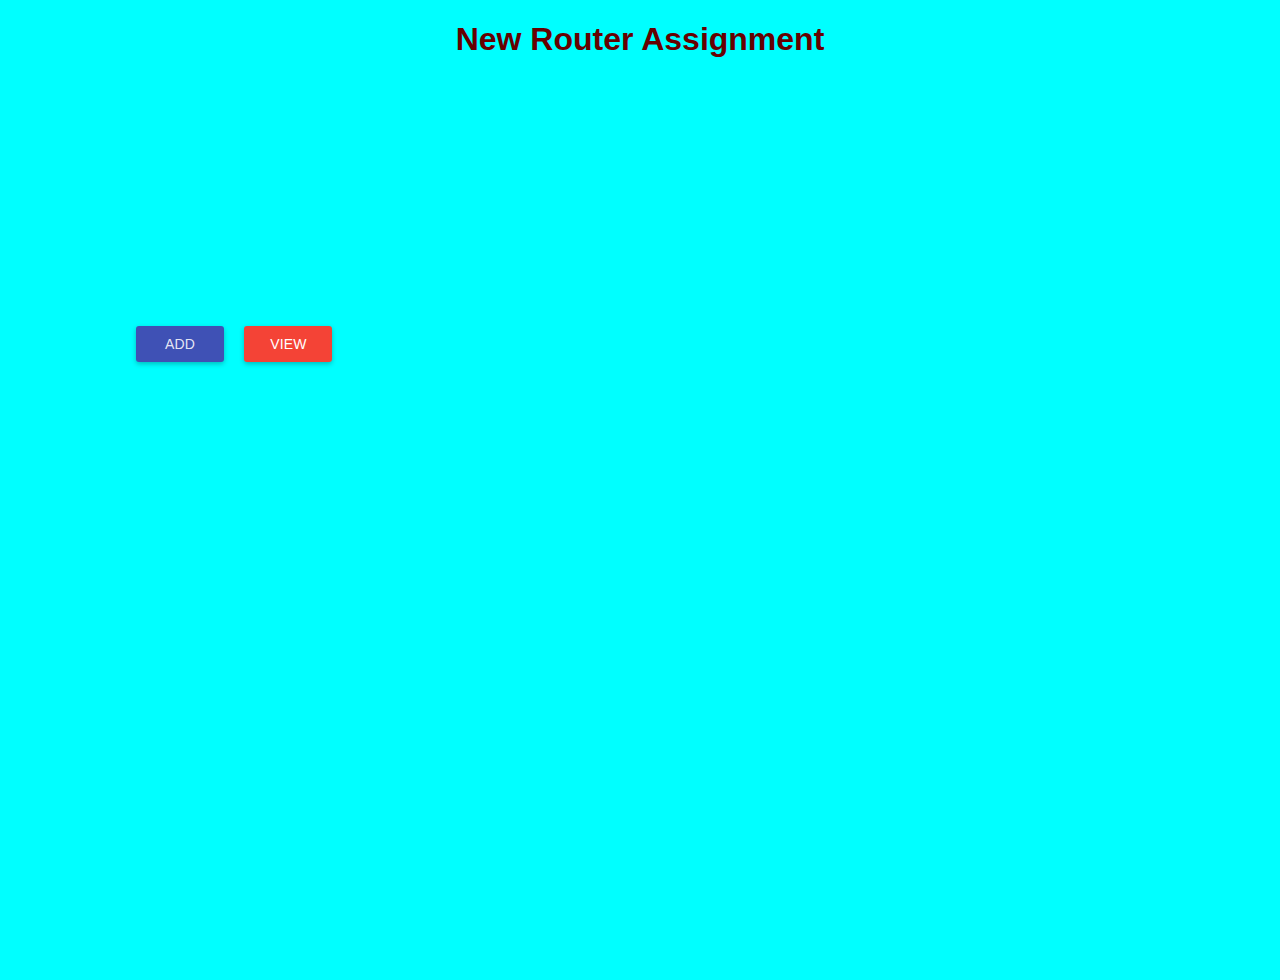
<file: newRouterDemo/index.html>
<!DOCTYPE html>
<html>
<head lang="en">
    <meta charset="UTF-8">
    <title>New Router Demo</title>

    <link rel="stylesheet" href="./bower_components/angular-material/angular-material.css">
    <link rel="stylesheet" href="../style.css">
    <script src="bower_components/angular/angular.js"></script>
    <!--<script src="node_modules/angular-new-router/dist/router.es5.min.js"></script>-->

    <script src="./bower_components/angular-aria/angular-aria.js"></script>
    <script src="./bower_components/angular-animate/angular-animate.js"></script>
    <script src="./bower_components/angular-material/angular-material.js"></script>
    <script src="bower_components/firebase/firebase.js"></script>
    <script src="bower_components/angularfire/dist/angularfire.js"></script>

    <script src="node_modules/angular-new-router/dist/router.es5.min.js"></script>
    <script src="app.js"></script>
    <script src="components/add/add.js"></script>
    <script src="components/view/view.js"></script>
    <script src="components/edit/edit.js"></script>
</head>
<body ng-app="app" ng-controller="AppController as app">
<h1>New Router Assignment</h1>
<div layout="row" style="height: 100%">
    <div flex="10"></div>
    <div flex="65">
        <div layout="column" style="height: 800px;">
            <div flex="30" ></div>
            <div flex="80" >
                <md-button class="md-raised md-primary" ng-click="app.goToAdd()">Add</md-button>
                <md-button class="md-raised md-warn" ng-click="app.goToView()">View</md-button>
                <div ng-viewport></div>
            </div>
        </div>
    </div>
    <div flex="25"></div>
</div>

</body>
</html>
</file>
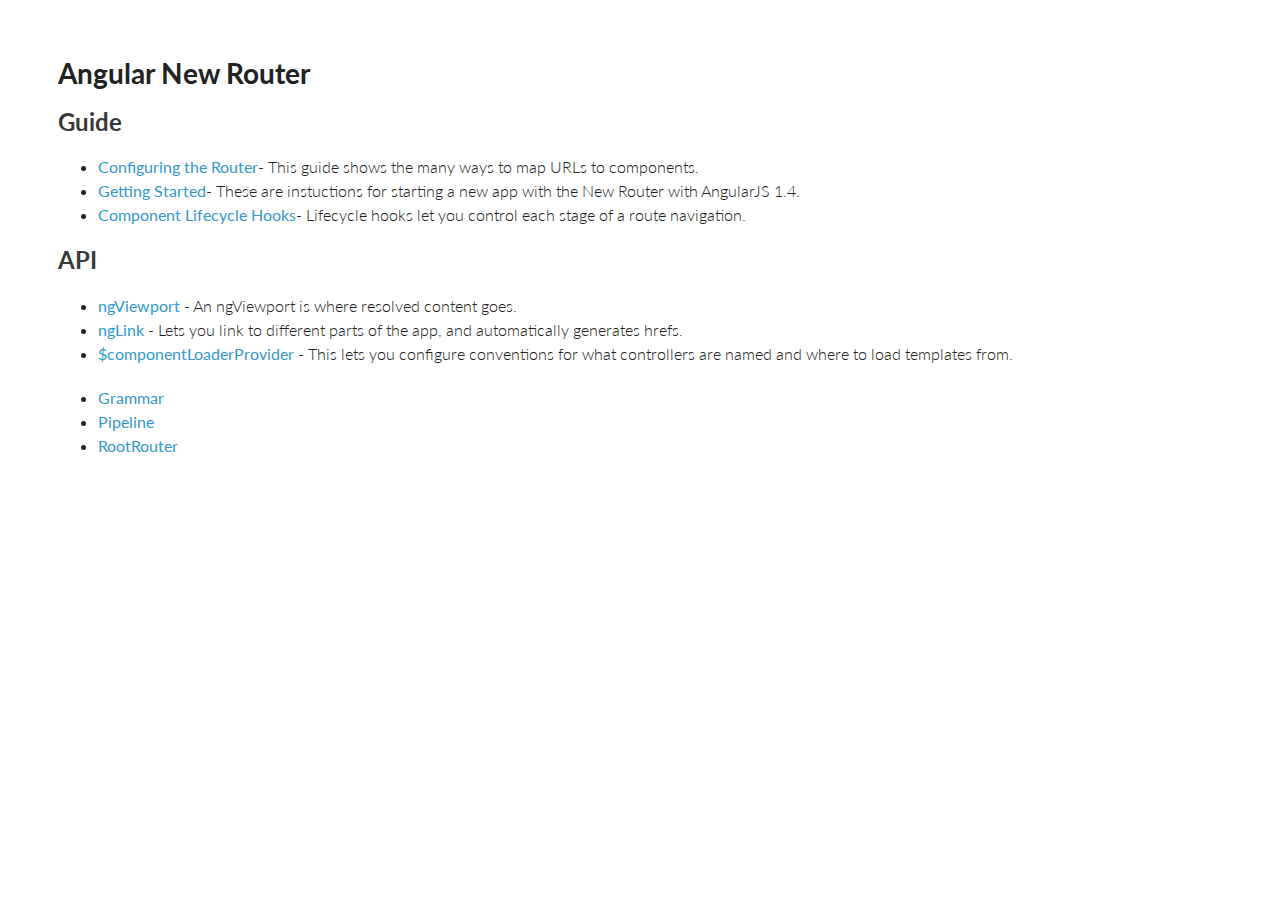
<file: newRouterDemo/node_modules/angular-new-router/dist/docs/index.html>
<!doctype html>
<head>
  <meta charset="utf-8">
  <title>New Angular Router</title>
  <meta name="viewport" content="width=device-width, initial-scale=1.0">
  <link href="style.css" rel="stylesheet">
  <link href="highlight.css" rel="stylesheet">
</head>
<body lang="en">
  

<h1>Angular New Router</h1>
<p></p>
  <h2>Guide</h2>
  <ul>
    <li><a href="configuration">Configuring the Router</a>- This guide shows the many ways to map URLs to components.</li>
    <li><a href="getting-started">Getting Started</a>- These are instuctions for starting a new app with the New Router with AngularJS 1.4.</li>
    <li><a href="lifecycle">Component Lifecycle Hooks</a>- Lifecycle hooks let you control each stage of a route navigation.</li>
    </ul>
  <h2>API</h2>
  <ul>
    <li><a href="ngViewport">ngViewport</a> - An ngViewport is where resolved content goes.</li>
    <li><a href="ngLink">ngLink</a> - Lets you link to different parts of the app, and automatically generates hrefs.</li>
    <li><a href="$componentLoaderProvider">$componentLoaderProvider</a> - This lets you configure conventions for what controllers are named and where to load templates from.</li>
    </ul>
  <h2></h2>
  <ul>
    <li><a href="Grammar">Grammar</a></li>
    <li><a href="Pipeline">Pipeline</a></li>
    <li><a href="RootRouter">RootRouter</a></li>
    </ul>


</body>
</html>
</file>
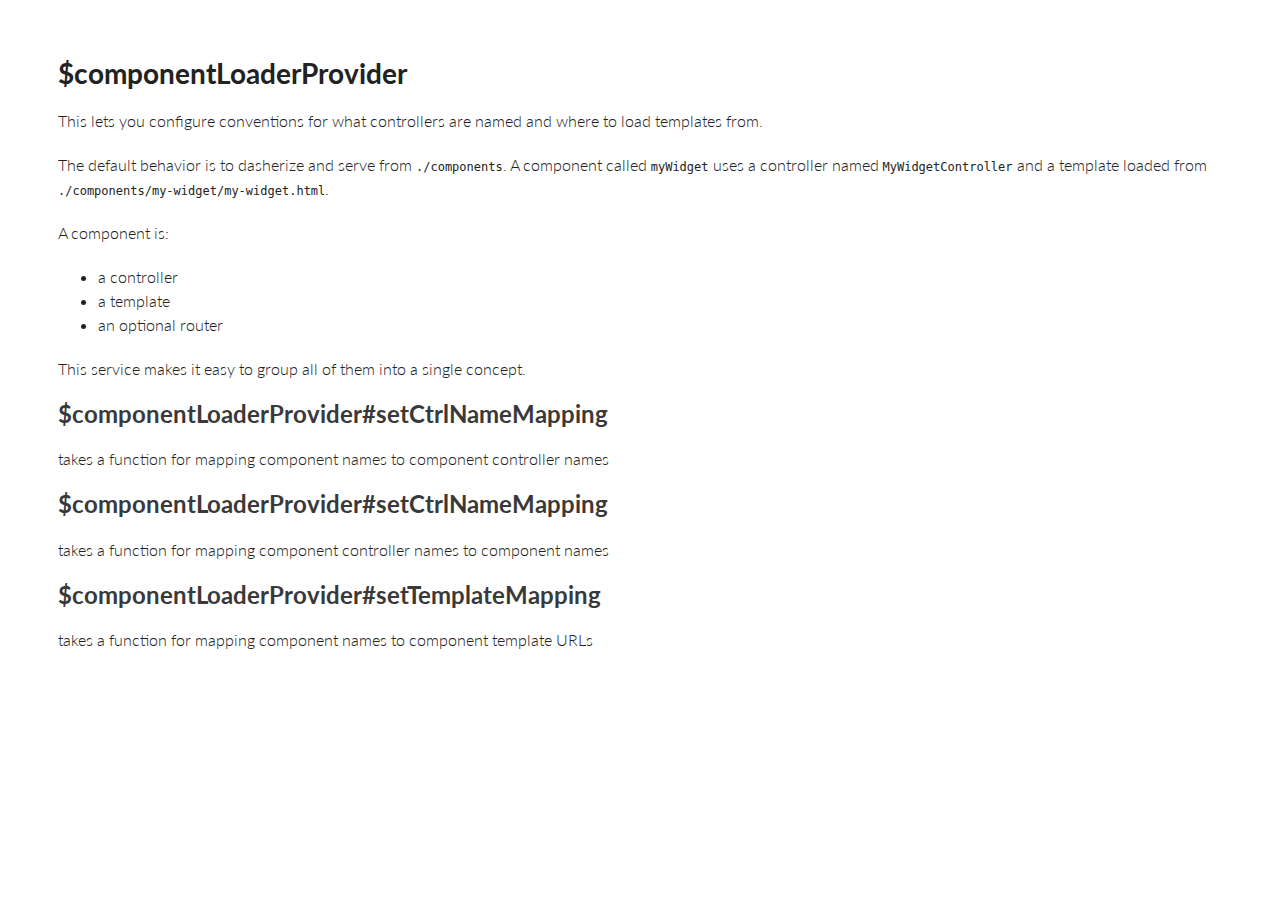
<file: newRouterDemo/node_modules/angular-new-router/dist/docs/$componentLoaderProvider.html>
<!doctype html>
<head>
  <meta charset="utf-8">
  <title>New Angular Router</title>
  <meta name="viewport" content="width=device-width, initial-scale=1.0">
  <link href="style.css" rel="stylesheet">
  <link href="highlight.css" rel="stylesheet">
</head>
<body lang="en">
  

<h1>$componentLoaderProvider</h1>
<p><p>This lets you configure conventions for what controllers are named and where to load templates from.</p>
<p>The default behavior is to dasherize and serve from <code>./components</code>. A component called <code>myWidget</code>
uses a controller named <code>MyWidgetController</code> and a template loaded from <code>./components/my-widget/my-widget.html</code>.</p>
<p>A component is:</p>
<ul>
<li>a controller</li>
<li>a template</li>
<li>an optional router</li>
</ul>
<p>This service makes it easy to group all of them into a single concept.</p>
</p>
<h2>$componentLoaderProvider#setCtrlNameMapping</h2>
<p><p>takes a function for mapping component names to component controller names</p>
</p>
<h2>$componentLoaderProvider#setCtrlNameMapping</h2>
<p><p>takes a function for mapping component controller names to component names</p>
</p>
<h2>$componentLoaderProvider#setTemplateMapping</h2>
<p><p>takes a function for mapping component names to component template URLs</p>
</p>


</body>
</html>
</file>
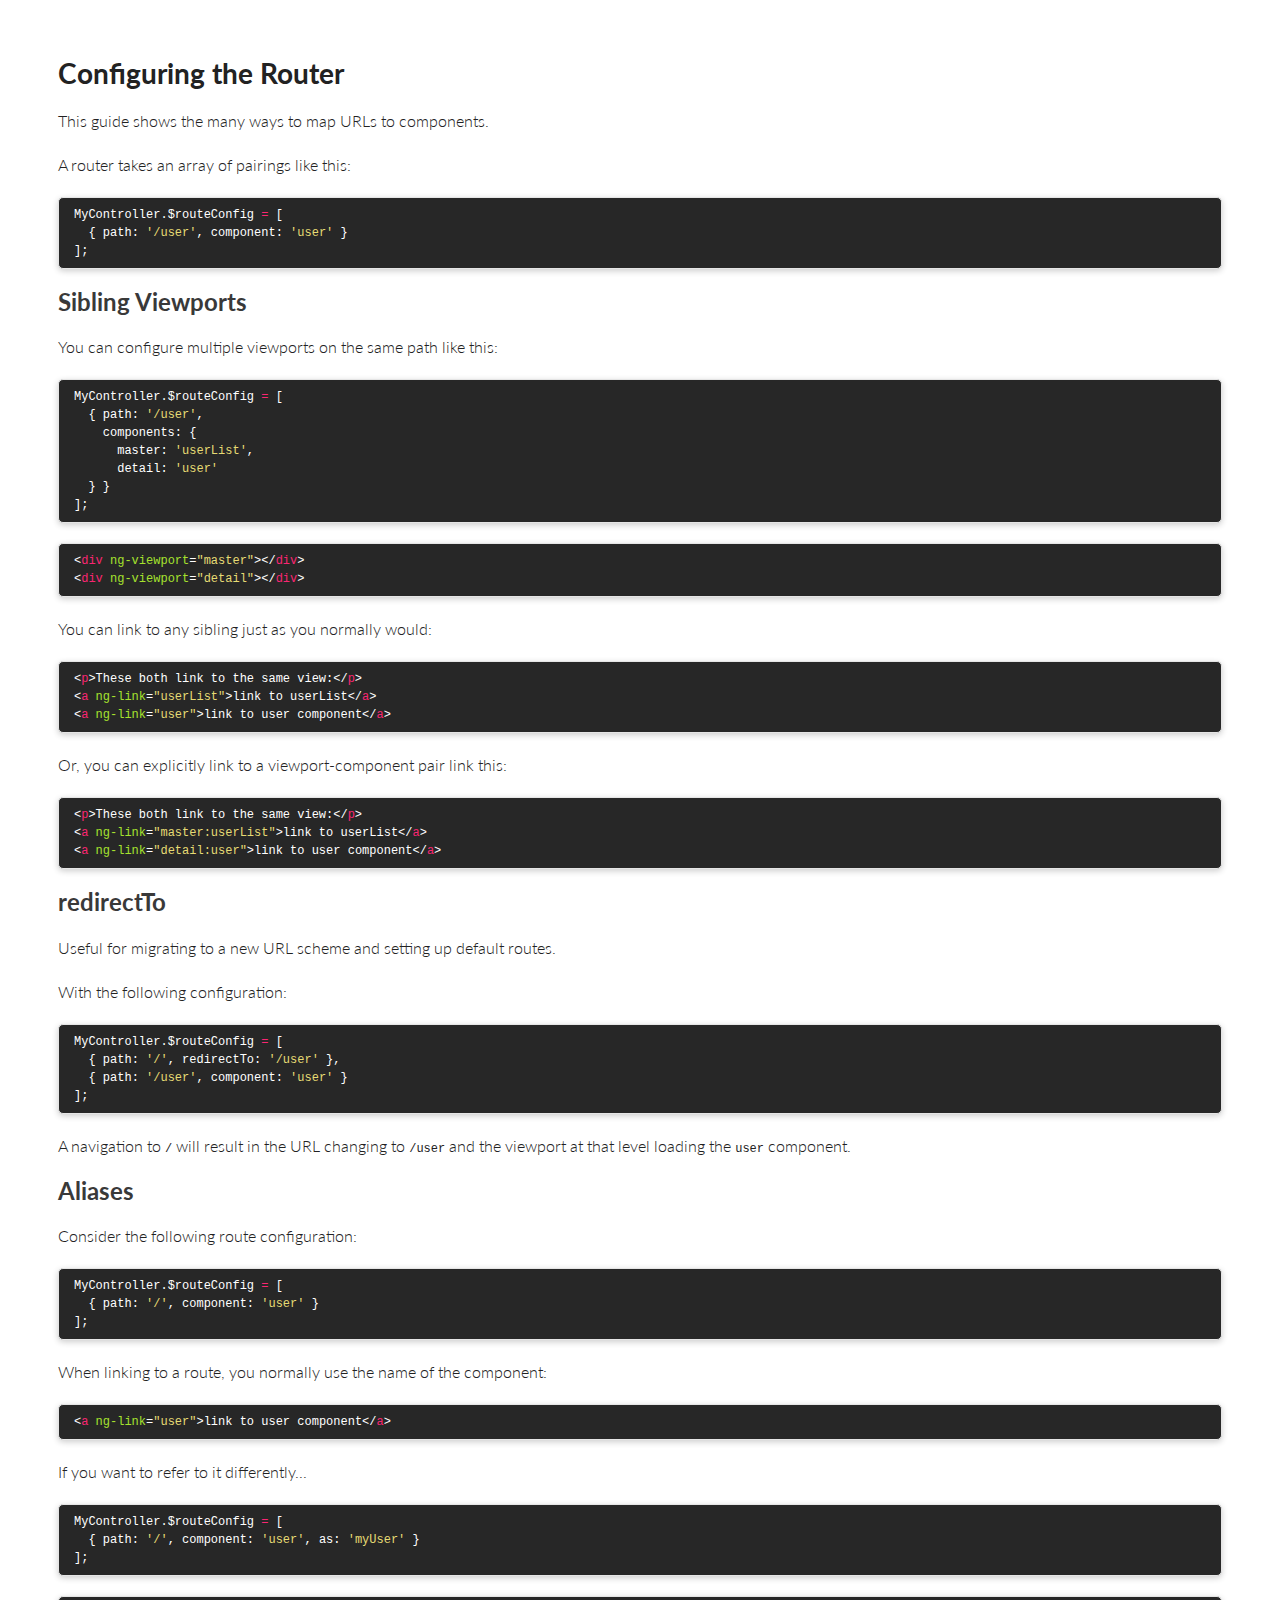
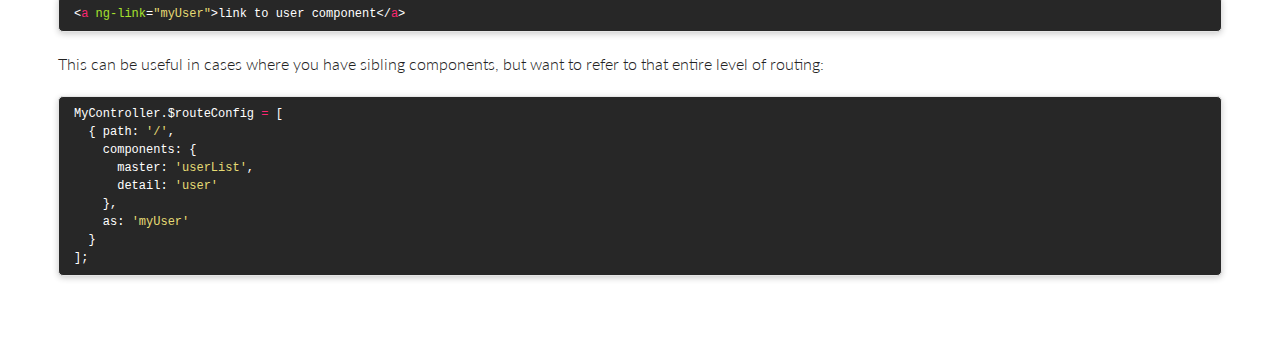
<file: newRouterDemo/node_modules/angular-new-router/dist/docs/configuration.html>
<!doctype html>
<head>
  <meta charset="utf-8">
  <title>New Angular Router</title>
  <meta name="viewport" content="width=device-width, initial-scale=1.0">
  <link href="style.css" rel="stylesheet">
  <link href="highlight.css" rel="stylesheet">
</head>
<body lang="en">
  
<h1>Configuring the Router</h1><p>This guide shows the many ways to map URLs to components.</p>
<p>A router takes an array of pairings like this:</p>
<pre><code class="lang-js"><span class="identifier">MyController</span>.<span class="identifier">$routeConfig</span> <span class="operator">=</span> [
  { <span class="identifier">path</span>: <span class="string">'/user'</span>, <span class="identifier">component</span>: <span class="string">'user'</span> }
];
</code></pre>
<h2 id="sibling-viewports"><a class="anchor" href="#sibling-viewports"><span class="header-link"></span></a>Sibling Viewports</h2><p>You can configure multiple viewports on the same path like this:</p>
<pre><code class="lang-js"><span class="identifier">MyController</span>.<span class="identifier">$routeConfig</span> <span class="operator">=</span> [
  { <span class="identifier">path</span>: <span class="string">'/user'</span>,
    <span class="identifier">components</span>: {
      <span class="identifier">master</span>: <span class="string">'userList'</span>,
      <span class="identifier">detail</span>: <span class="string">'user'</span>
  } }
];
</code></pre>
<pre><code class="lang-html"><span class="tag">&lt;<span class="title">div</span> <span class="attribute">ng-viewport</span>=<span class="value">"master"</span>&gt;</span><span class="tag">&lt;/<span class="title">div</span>&gt;</span>
<span class="tag">&lt;<span class="title">div</span> <span class="attribute">ng-viewport</span>=<span class="value">"detail"</span>&gt;</span><span class="tag">&lt;/<span class="title">div</span>&gt;</span>
</code></pre>
<p>You can link to any sibling just as you normally would:</p>
<pre><code class="lang-html"><span class="tag">&lt;<span class="title">p</span>&gt;</span>These both link to the same view:<span class="tag">&lt;/<span class="title">p</span>&gt;</span>
<span class="tag">&lt;<span class="title">a</span> <span class="attribute">ng-link</span>=<span class="value">"userList"</span>&gt;</span>link to userList<span class="tag">&lt;/<span class="title">a</span>&gt;</span>
<span class="tag">&lt;<span class="title">a</span> <span class="attribute">ng-link</span>=<span class="value">"user"</span>&gt;</span>link to user component<span class="tag">&lt;/<span class="title">a</span>&gt;</span>
</code></pre>
<p>Or, you can explicitly link to a viewport-component pair link this:</p>
<pre><code class="lang-html"><span class="tag">&lt;<span class="title">p</span>&gt;</span>These both link to the same view:<span class="tag">&lt;/<span class="title">p</span>&gt;</span>
<span class="tag">&lt;<span class="title">a</span> <span class="attribute">ng-link</span>=<span class="value">"master:userList"</span>&gt;</span>link to userList<span class="tag">&lt;/<span class="title">a</span>&gt;</span>
<span class="tag">&lt;<span class="title">a</span> <span class="attribute">ng-link</span>=<span class="value">"detail:user"</span>&gt;</span>link to user component<span class="tag">&lt;/<span class="title">a</span>&gt;</span>
</code></pre>
<h2 id="redirect-to"><a class="anchor" href="#redirect-to"><span class="header-link"></span></a>redirectTo</h2><p>Useful for migrating to a new URL scheme and setting up default routes.</p>
<p>With the following configuration:</p>
<pre><code class="lang-js"><span class="identifier">MyController</span>.<span class="identifier">$routeConfig</span> <span class="operator">=</span> [
  { <span class="identifier">path</span>: <span class="string">'/'</span>, <span class="identifier">redirectTo</span>: <span class="string">'/user'</span> },
  { <span class="identifier">path</span>: <span class="string">'/user'</span>, <span class="identifier">component</span>: <span class="string">'user'</span> }
];
</code></pre>
<p>A navigation to <code>/</code> will result in the URL changing to <code>/user</code> and the viewport at that level loading the <code>user</code> component.</p>
<h2 id="aliases"><a class="anchor" href="#aliases"><span class="header-link"></span></a>Aliases</h2><p>Consider the following route configuration:</p>
<pre><code class="lang-js"><span class="identifier">MyController</span>.<span class="identifier">$routeConfig</span> <span class="operator">=</span> [
  { <span class="identifier">path</span>: <span class="string">'/'</span>, <span class="identifier">component</span>: <span class="string">'user'</span> }
];
</code></pre>
<p>When linking to a route, you normally use the name of the component:</p>
<pre><code class="lang-html"><span class="tag">&lt;<span class="title">a</span> <span class="attribute">ng-link</span>=<span class="value">"user"</span>&gt;</span>link to user component<span class="tag">&lt;/<span class="title">a</span>&gt;</span>
</code></pre>
<p>If you want to refer to it differently...</p>
<pre><code class="lang-js"><span class="identifier">MyController</span>.<span class="identifier">$routeConfig</span> <span class="operator">=</span> [
  { <span class="identifier">path</span>: <span class="string">'/'</span>, <span class="identifier">component</span>: <span class="string">'user'</span>, <span class="identifier">as</span>: <span class="string">'myUser'</span> }
];
</code></pre>
<pre><code class="lang-html"><span class="tag">&lt;<span class="title">a</span> <span class="attribute">ng-link</span>=<span class="value">"myUser"</span>&gt;</span>link to user component<span class="tag">&lt;/<span class="title">a</span>&gt;</span>
</code></pre>
<p>This can be useful in cases where you have sibling components, but want to refer to that entire level of routing:</p>
<pre><code class="lang-js"><span class="identifier">MyController</span>.<span class="identifier">$routeConfig</span> <span class="operator">=</span> [
  { <span class="identifier">path</span>: <span class="string">'/'</span>,
    <span class="identifier">components</span>: {
      <span class="identifier">master</span>: <span class="string">'userList'</span>,
      <span class="identifier">detail</span>: <span class="string">'user'</span>
    },
    <span class="identifier">as</span>: <span class="string">'myUser'</span>
  }
];
</code></pre>


</body>
</html>
</file>
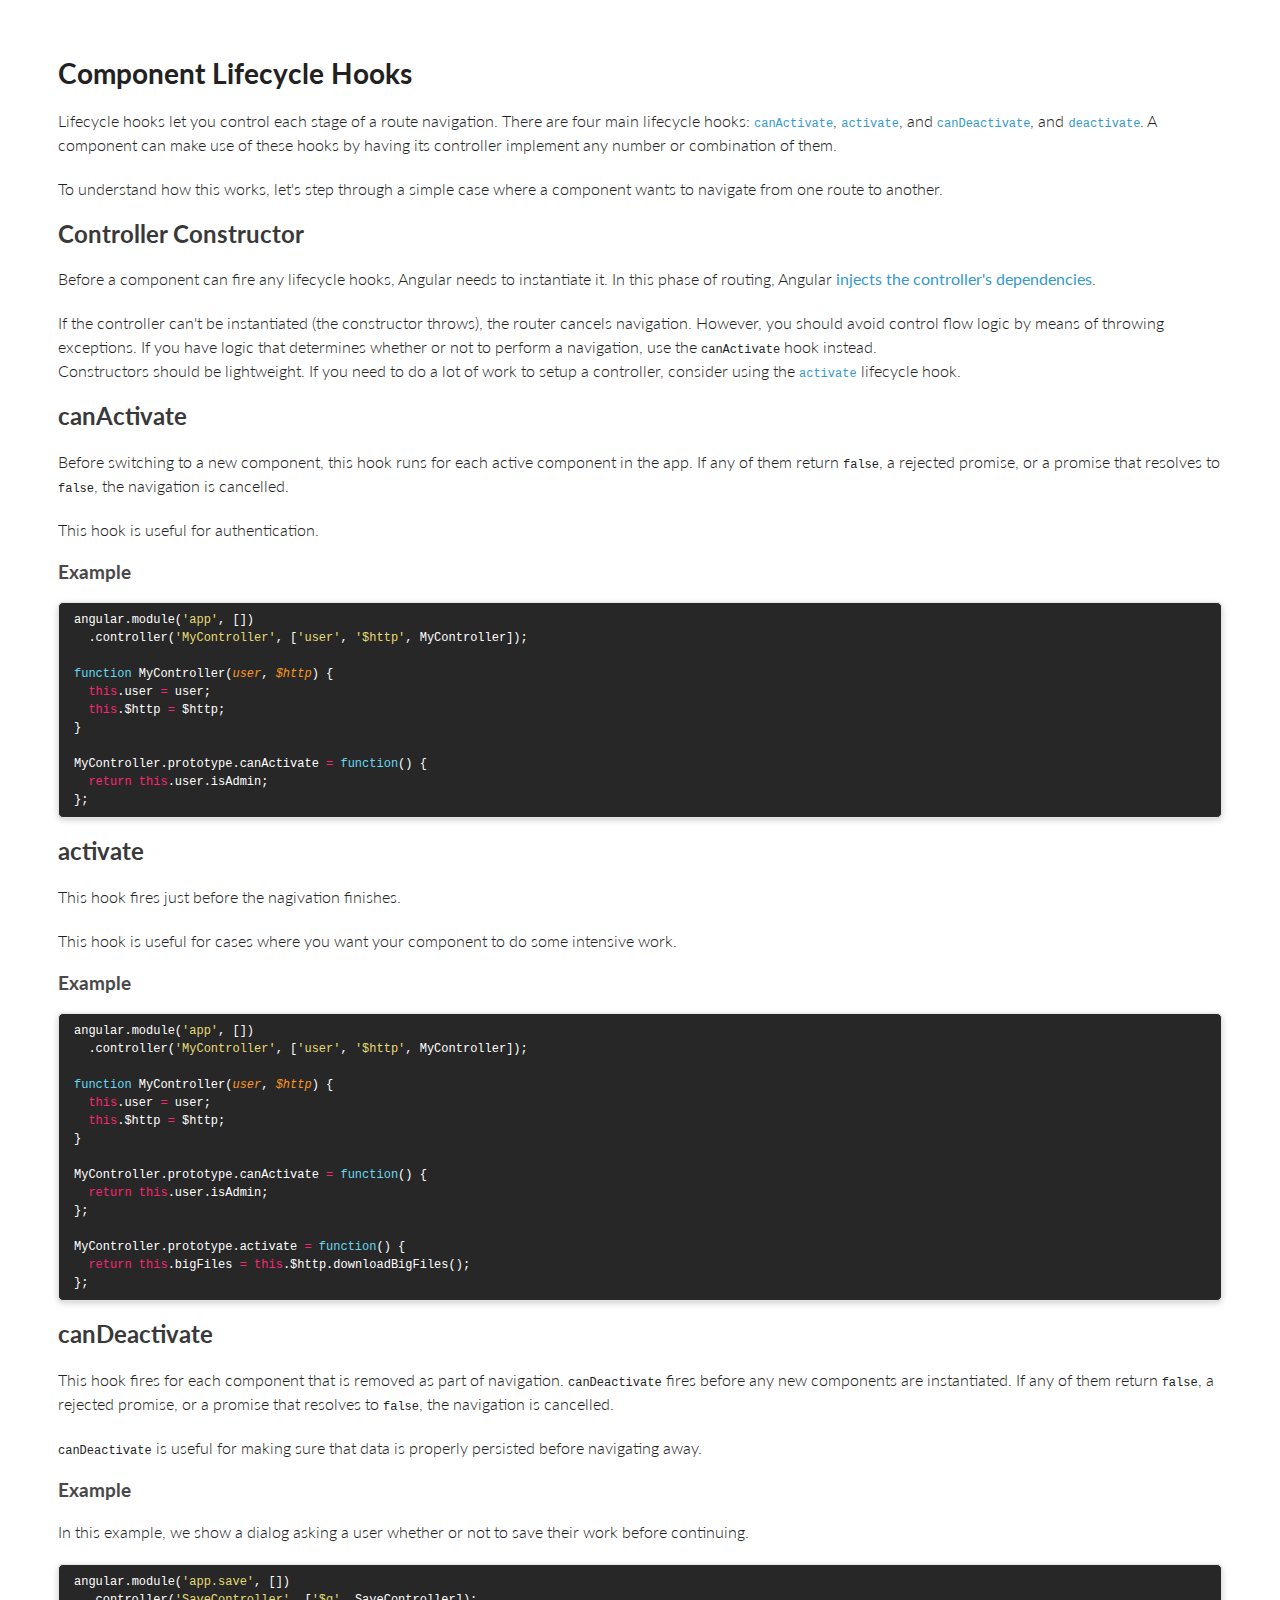
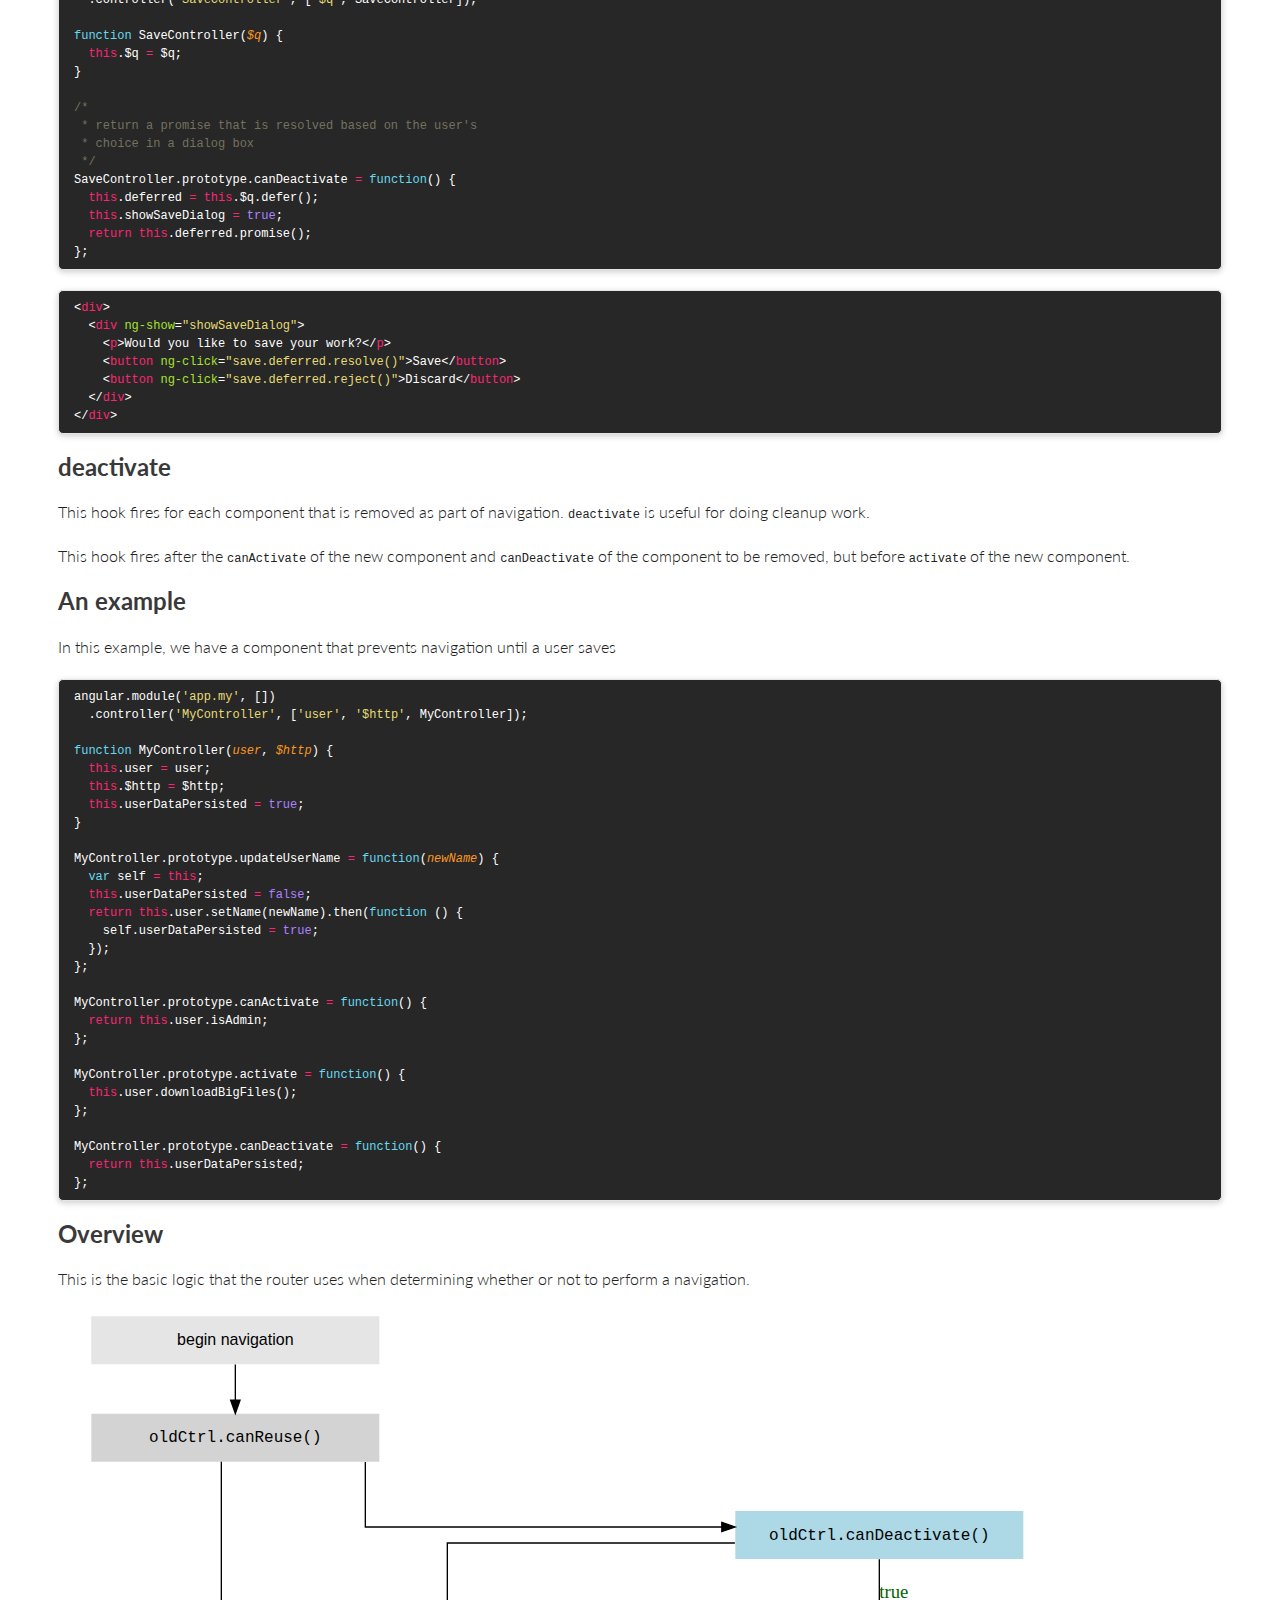
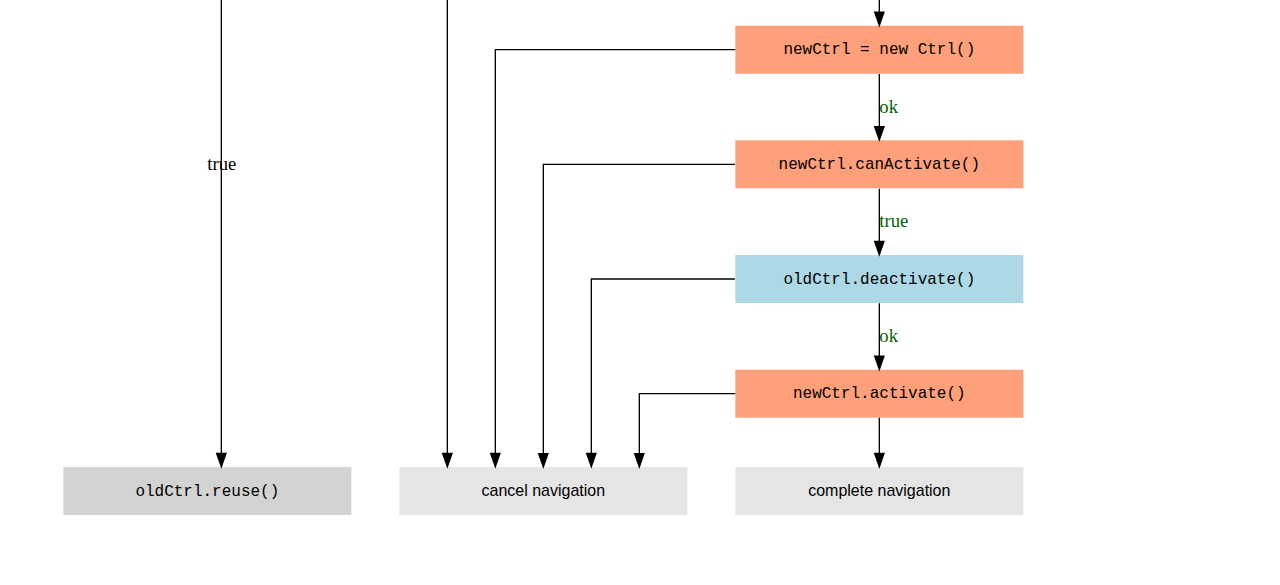
<file: newRouterDemo/node_modules/angular-new-router/dist/docs/lifecycle.html>
<!doctype html>
<head>
  <meta charset="utf-8">
  <title>New Angular Router</title>
  <meta name="viewport" content="width=device-width, initial-scale=1.0">
  <link href="style.css" rel="stylesheet">
  <link href="highlight.css" rel="stylesheet">
</head>
<body lang="en">
  
<h1>Component Lifecycle Hooks</h1><p>Lifecycle hooks let you control each stage of a route navigation.
There are four main lifecycle hooks: <a href="#can-activate"><code>canActivate</code></a>, <a href="#activate"><code>activate</code></a>, and <a href="#can-deactivate"><code>canDeactivate</code></a>, and <a href="#deactivate"><code>deactivate</code></a>.
A component can make use of these hooks by having its controller implement any number or combination of them.</p>
<p>To understand how this works, let&#39;s step through a simple case where a component wants to navigate from one route to another.</p>
<!--
TODO: expected behavior of a navigation while another navigation is completing?
-->

<h2 id="controller-constructor"><a class="anchor" href="#controller-constructor"><span class="header-link"></span></a>Controller Constructor</h2><p>Before a component can fire any lifecycle hooks, Angular needs to instantiate it.
In this phase of routing, Angular <a href="https://docs.angularjs.org/guide/di#controllers">injects the controller&#39;s dependencies</a>.</p>
<!-- <aside> -->
If the controller can&#39;t be instantiated (the constructor throws), the router cancels navigation.
However, you should avoid control flow logic by means of throwing exceptions.
If you have logic that determines whether or not to perform a navigation, use the <code>canActivate</code> hook instead.
<!-- </aside> -->

<p>Constructors should be lightweight.
If you need to do a lot of work to setup a controller, consider using the <a href="#activate"><code>activate</code></a> lifecycle hook.</p>
<h2 id="can-activate"><a class="anchor" href="#can-activate"><span class="header-link"></span></a>canActivate</h2><p>Before switching to a new component, this hook runs for each active component in the app.
If any of them return <code>false</code>, a rejected promise, or a promise that resolves to <code>false</code>,
the navigation is cancelled.</p>
<p>This hook is useful for authentication.</p>
<h3 id="can-activate-example"><a class="anchor" href="#can-activate-example"><span class="header-link"></span></a>Example</h3><pre><code class="lang-js"><span class="identifier">angular</span>.<span class="identifier">module</span>(<span class="string">'app'</span>, [])
  .<span class="identifier">controller</span>(<span class="string">'MyController'</span>, [<span class="string">'user'</span>, <span class="string">'$http'</span>, <span class="identifier">MyController</span>]);

<span class="keyword">function</span> <span class="identifier">MyController</span>(<span class="param">user</span>, <span class="param">$http</span>) {
  <span class="control-flow">this</span>.<span class="identifier">user</span> <span class="operator">=</span> <span class="identifier">user</span>;
  <span class="control-flow">this</span>.<span class="identifier">$http</span> <span class="operator">=</span> <span class="identifier">$http</span>;
}

<span class="identifier">MyController</span>.<span class="identifier">prototype</span>.<span class="identifier">canActivate</span> <span class="operator">=</span> <span class="keyword">function</span>() {
  <span class="control-flow">return</span> <span class="control-flow">this</span>.<span class="identifier">user</span>.<span class="identifier">isAdmin</span>;
};
</code></pre>
<h2 id="activate"><a class="anchor" href="#activate"><span class="header-link"></span></a>activate</h2><p>This hook fires just before the nagivation finishes.</p>
<p>This hook is useful for cases where you want your component to do some intensive work.</p>
<h3 id="activate-example"><a class="anchor" href="#activate-example"><span class="header-link"></span></a>Example</h3><pre><code class="lang-js"><span class="identifier">angular</span>.<span class="identifier">module</span>(<span class="string">'app'</span>, [])
  .<span class="identifier">controller</span>(<span class="string">'MyController'</span>, [<span class="string">'user'</span>, <span class="string">'$http'</span>, <span class="identifier">MyController</span>]);

<span class="keyword">function</span> <span class="identifier">MyController</span>(<span class="param">user</span>, <span class="param">$http</span>) {
  <span class="control-flow">this</span>.<span class="identifier">user</span> <span class="operator">=</span> <span class="identifier">user</span>;
  <span class="control-flow">this</span>.<span class="identifier">$http</span> <span class="operator">=</span> <span class="identifier">$http</span>;
}

<span class="identifier">MyController</span>.<span class="identifier">prototype</span>.<span class="identifier">canActivate</span> <span class="operator">=</span> <span class="keyword">function</span>() {
  <span class="control-flow">return</span> <span class="control-flow">this</span>.<span class="identifier">user</span>.<span class="identifier">isAdmin</span>;
};

<span class="identifier">MyController</span>.<span class="identifier">prototype</span>.<span class="identifier">activate</span> <span class="operator">=</span> <span class="keyword">function</span>() {
  <span class="control-flow">return</span> <span class="control-flow">this</span>.<span class="identifier">bigFiles</span> <span class="operator">=</span> <span class="control-flow">this</span>.<span class="identifier">$http</span>.<span class="identifier">downloadBigFiles</span>();
};
</code></pre>
<h2 id="can-deactivate"><a class="anchor" href="#can-deactivate"><span class="header-link"></span></a>canDeactivate</h2><p>This hook fires for each component that is removed as part of navigation.
<code>canDeactivate</code> fires before any new components are instantiated.
If any of them return <code>false</code>, a rejected promise, or a promise that resolves to <code>false</code>,
the navigation is cancelled.</p>
<p><code>canDeactivate</code> is useful for making sure that data is properly persisted before navigating away.</p>
<h3 id="can-deactivate-example"><a class="anchor" href="#can-deactivate-example"><span class="header-link"></span></a>Example</h3><p>In this example, we show a dialog asking a user whether or not to save their work
before continuing.</p>
<pre><code class="lang-js"><span class="identifier">angular</span>.<span class="identifier">module</span>(<span class="string">'app.save'</span>, [])
  .<span class="identifier">controller</span>(<span class="string">'SaveController'</span>, [<span class="string">'$q'</span>, <span class="identifier">SaveController</span>]);

<span class="keyword">function</span> <span class="identifier">SaveController</span>(<span class="param">$q</span>) {
  <span class="control-flow">this</span>.<span class="identifier">$q</span> <span class="operator">=</span> <span class="identifier">$q</span>;
}

<span class="block-comment">/*
 * return a promise that is resolved based on the user's
 * choice in a dialog box
 */</span>
<span class="identifier">SaveController</span>.<span class="identifier">prototype</span>.<span class="identifier">canDeactivate</span> <span class="operator">=</span> <span class="keyword">function</span>() {
  <span class="control-flow">this</span>.<span class="identifier">deferred</span> <span class="operator">=</span> <span class="control-flow">this</span>.<span class="identifier">$q</span>.<span class="identifier">defer</span>();
  <span class="control-flow">this</span>.<span class="identifier">showSaveDialog</span> <span class="operator">=</span> <span class="boolean">true</span>;
  <span class="control-flow">return</span> <span class="control-flow">this</span>.<span class="identifier">deferred</span>.<span class="identifier">promise</span>();
};
</code></pre>
<pre><code class="lang-html"><span class="tag">&lt;<span class="title">div</span>&gt;</span>
  <span class="tag">&lt;<span class="title">div</span> <span class="attribute">ng-show</span>=<span class="value">"showSaveDialog"</span>&gt;</span>
    <span class="tag">&lt;<span class="title">p</span>&gt;</span>Would you like to save your work?<span class="tag">&lt;/<span class="title">p</span>&gt;</span>
    <span class="tag">&lt;<span class="title">button</span> <span class="attribute">ng-click</span>=<span class="value">"save.deferred.resolve()"</span>&gt;</span>Save<span class="tag">&lt;/<span class="title">button</span>&gt;</span>
    <span class="tag">&lt;<span class="title">button</span> <span class="attribute">ng-click</span>=<span class="value">"save.deferred.reject()"</span>&gt;</span>Discard<span class="tag">&lt;/<span class="title">button</span>&gt;</span>
  <span class="tag">&lt;/<span class="title">div</span>&gt;</span>
<span class="tag">&lt;/<span class="title">div</span>&gt;</span>
</code></pre>
<h2 id="deactivate"><a class="anchor" href="#deactivate"><span class="header-link"></span></a>deactivate</h2><p>This hook fires for each component that is removed as part of navigation.
<code>deactivate</code> is useful for doing cleanup work.</p>
<p>This hook fires after the <code>canActivate</code> of the new component and <code>canDeactivate</code> of the component to be removed, but before <code>activate</code> of the new component.</p>
<h2 id="an-example"><a class="anchor" href="#an-example"><span class="header-link"></span></a>An example</h2><p>In this example, we have a component that prevents navigation until a user saves</p>
<pre><code class="lang-js"><span class="identifier">angular</span>.<span class="identifier">module</span>(<span class="string">'app.my'</span>, [])
  .<span class="identifier">controller</span>(<span class="string">'MyController'</span>, [<span class="string">'user'</span>, <span class="string">'$http'</span>, <span class="identifier">MyController</span>]);

<span class="keyword">function</span> <span class="identifier">MyController</span>(<span class="param">user</span>, <span class="param">$http</span>) {
  <span class="control-flow">this</span>.<span class="identifier">user</span> <span class="operator">=</span> <span class="identifier">user</span>;
  <span class="control-flow">this</span>.<span class="identifier">$http</span> <span class="operator">=</span> <span class="identifier">$http</span>;
  <span class="control-flow">this</span>.<span class="identifier">userDataPersisted</span> <span class="operator">=</span> <span class="boolean">true</span>;
}

<span class="identifier">MyController</span>.<span class="identifier">prototype</span>.<span class="identifier">updateUserName</span> <span class="operator">=</span> <span class="keyword">function</span>(<span class="param">newName</span>) {
  <span class="keyword">var</span> <span class="identifier">self</span> <span class="operator">=</span> <span class="control-flow">this</span>;
  <span class="control-flow">this</span>.<span class="identifier">userDataPersisted</span> <span class="operator">=</span> <span class="boolean">false</span>;
  <span class="control-flow">return</span> <span class="control-flow">this</span>.<span class="identifier">user</span>.<span class="identifier">setName</span>(<span class="identifier">newName</span>).<span class="identifier">then</span>(<span class="keyword">function</span> () {
    <span class="identifier">self</span>.<span class="identifier">userDataPersisted</span> <span class="operator">=</span> <span class="boolean">true</span>;
  });
};

<span class="identifier">MyController</span>.<span class="identifier">prototype</span>.<span class="identifier">canActivate</span> <span class="operator">=</span> <span class="keyword">function</span>() {
  <span class="control-flow">return</span> <span class="control-flow">this</span>.<span class="identifier">user</span>.<span class="identifier">isAdmin</span>;
};

<span class="identifier">MyController</span>.<span class="identifier">prototype</span>.<span class="identifier">activate</span> <span class="operator">=</span> <span class="keyword">function</span>() {
  <span class="control-flow">this</span>.<span class="identifier">user</span>.<span class="identifier">downloadBigFiles</span>();
};

<span class="identifier">MyController</span>.<span class="identifier">prototype</span>.<span class="identifier">canDeactivate</span> <span class="operator">=</span> <span class="keyword">function</span>() {
  <span class="control-flow">return</span> <span class="control-flow">this</span>.<span class="identifier">userDataPersisted</span>;
};
</code></pre>
<!-- TODO: finish this, add example
## canReactivate and reactivate

This hook allows you to reuse a component when navigating.

It's useful for adding animations.

This hook is run if the above is true. Instead of destroying the existing component and
instantiating a new one, a component's `reactivate` hook is called when a navigation
completes.

### Example

TODO
-->

<h2 id="overview"><a class="anchor" href="#overview"><span class="header-link"></span></a>Overview</h2><p>This is the basic logic that the router uses when determining whether or not to perform a navigation.</p>
<?xml version="1.0" encoding="UTF-8" standalone="no"?>
<!DOCTYPE svg PUBLIC "-//W3C//DTD SVG 1.1//EN"
 "http://www.w3.org/Graphics/SVG/1.1/DTD/svg11.dtd">
<!-- Generated by graphviz version 2.38.0 (20140413.2041)
 -->
<!-- Title: G Pages: 1 -->
<svg width="728pt" height="607pt"
 viewBox="0.00 0.00 728.00 607.00" xmlns="http://www.w3.org/2000/svg" xmlns:xlink="http://www.w3.org/1999/xlink">
<g id="graph0" class="graph" transform="scale(1 1) rotate(0) translate(4 603)">
<title>G</title>
<polygon fill="white" stroke="none" points="-4,4 -4,-603 724,-603 724,4 -4,4"/>
<!-- complete navigation -->
<g id="node1" class="node"><title>complete navigation</title>
<polygon fill="#e5e5e5" stroke="none" points="720,-36 504,-36 504,-0 720,-0 720,-36"/>
<text text-anchor="middle" x="612" y="-14.4" font-family="Helvetica,sans-Serif" font-size="12.00">complete navigation</text>
</g>
<!-- cancel navigation -->
<g id="node2" class="node"><title>cancel navigation</title>
<polygon fill="#e5e5e5" stroke="none" points="468,-36 252,-36 252,-0 468,-0 468,-36"/>
<text text-anchor="middle" x="360" y="-14.4" font-family="Helvetica,sans-Serif" font-size="12.00">cancel navigation</text>
</g>
<!-- begin navigation -->
<g id="node3" class="node"><title>begin navigation</title>
<polygon fill="#e5e5e5" stroke="none" points="237,-599 21,-599 21,-563 237,-563 237,-599"/>
<text text-anchor="middle" x="129" y="-577.4" font-family="Helvetica,sans-Serif" font-size="12.00">begin navigation</text>
</g>
<!-- oldCtrl.canReuse() -->
<g id="node4" class="node"><title>oldCtrl.canReuse()</title>
<polygon fill="lightgrey" stroke="none" points="237,-526 21,-526 21,-490 237,-490 237,-526"/>
<text text-anchor="middle" x="129" y="-504.4" font-family="Courier,monospace" font-size="12.00">oldCtrl.canReuse()</text>
</g>
<!-- begin navigation&#45;&gt;oldCtrl.canReuse() -->
<g id="edge1" class="edge"><title>begin navigation&#45;&gt;oldCtrl.canReuse()</title>
<path fill="none" stroke="black" d="M129,-562.955C129,-562.955 129,-536.09 129,-536.09"/>
<polygon fill="black" stroke="black" points="132.5,-536.09 129,-526.09 125.5,-536.09 132.5,-536.09"/>
</g>
<!-- oldCtrl.reuse() -->
<g id="node5" class="node"><title>oldCtrl.reuse()</title>
<polygon fill="lightgrey" stroke="none" points="216,-36 0,-36 0,-0 216,-0 216,-36"/>
<text text-anchor="middle" x="108" y="-14.4" font-family="Courier,monospace" font-size="12.00">oldCtrl.reuse()</text>
</g>
<!-- oldCtrl.canReuse()&#45;&gt;oldCtrl.reuse() -->
<g id="edge2" class="edge"><title>oldCtrl.canReuse()&#45;&gt;oldCtrl.reuse()</title>
<path fill="none" stroke="black" d="M118.5,-489.98C118.5,-489.98 118.5,-46.1843 118.5,-46.1843"/>
<polygon fill="black" stroke="black" points="122,-46.1843 118.5,-36.1843 115,-46.1844 122,-46.1843"/>
<text text-anchor="middle" x="118.883" y="-258.8" font-family="Times,serif" font-size="14.00">true</text>
</g>
<!-- oldCtrl.canDeactivate() -->
<g id="node6" class="node"><title>oldCtrl.canDeactivate()</title>
<polygon fill="lightblue" stroke="none" points="720,-453 504,-453 504,-417 720,-417 720,-453"/>
<text text-anchor="middle" x="612" y="-431.4" font-family="Courier,monospace" font-size="12.00">oldCtrl.canDeactivate()</text>
</g>
<!-- oldCtrl.canReuse()&#45;&gt;oldCtrl.canDeactivate() -->
<g id="edge3" class="edge"><title>oldCtrl.canReuse()&#45;&gt;oldCtrl.canDeactivate()</title>
<path fill="none" stroke="black" d="M226.5,-489.692C226.5,-469.854 226.5,-441 226.5,-441 226.5,-441 493.848,-441 493.848,-441"/>
<polygon fill="black" stroke="black" points="493.848,-444.5 503.848,-441 493.848,-437.5 493.848,-444.5"/>
</g>
<!-- oldCtrl.canDeactivate()&#45;&gt;cancel navigation -->
<g id="edge5" class="edge"><title>oldCtrl.canDeactivate()&#45;&gt;cancel navigation</title>
<path fill="none" stroke="black" d="M503.662,-429C409.473,-429 288,-429 288,-429 288,-429 288,-46.1905 288,-46.1905"/>
<polygon fill="black" stroke="black" points="291.5,-46.1904 288,-36.1905 284.5,-46.1905 291.5,-46.1904"/>
</g>
<!-- newCtrl = new Ctrl() -->
<g id="node7" class="node"><title>newCtrl = new Ctrl()</title>
<polygon fill="lightsalmon" stroke="none" points="720,-367 504,-367 504,-331 720,-331 720,-367"/>
<text text-anchor="middle" x="612" y="-345.4" font-family="Courier,monospace" font-size="12.00">newCtrl = new Ctrl()</text>
</g>
<!-- oldCtrl.canDeactivate()&#45;&gt;newCtrl = new Ctrl() -->
<g id="edge4" class="edge"><title>oldCtrl.canDeactivate()&#45;&gt;newCtrl = new Ctrl()</title>
<path fill="none" stroke="black" d="M612,-416.762C612,-416.762 612,-377.212 612,-377.212"/>
<polygon fill="black" stroke="black" points="615.5,-377.212 612,-367.212 608.5,-377.212 615.5,-377.212"/>
<text text-anchor="middle" x="622.883" y="-387.8" font-family="Times,serif" font-size="14.00" fill="darkgreen">true</text>
</g>
<!-- newCtrl = new Ctrl()&#45;&gt;cancel navigation -->
<g id="edge7" class="edge"><title>newCtrl = new Ctrl()&#45;&gt;cancel navigation</title>
<path fill="none" stroke="black" d="M503.94,-349C422.219,-349 324,-349 324,-349 324,-349 324,-46.2675 324,-46.2675"/>
<polygon fill="black" stroke="black" points="327.5,-46.2674 324,-36.2675 320.5,-46.2675 327.5,-46.2674"/>
</g>
<!-- newCtrl.canActivate() -->
<g id="node8" class="node"><title>newCtrl.canActivate()</title>
<polygon fill="lightsalmon" stroke="none" points="720,-281 504,-281 504,-245 720,-245 720,-281"/>
<text text-anchor="middle" x="612" y="-259.4" font-family="Courier,monospace" font-size="12.00">newCtrl.canActivate()</text>
</g>
<!-- newCtrl = new Ctrl()&#45;&gt;newCtrl.canActivate() -->
<g id="edge6" class="edge"><title>newCtrl = new Ctrl()&#45;&gt;newCtrl.canActivate()</title>
<path fill="none" stroke="black" d="M612,-330.762C612,-330.762 612,-291.212 612,-291.212"/>
<polygon fill="black" stroke="black" points="615.5,-291.212 612,-281.212 608.5,-291.212 615.5,-291.212"/>
<text text-anchor="middle" x="619" y="-301.8" font-family="Times,serif" font-size="14.00" fill="darkgreen">ok</text>
</g>
<!-- newCtrl.canActivate()&#45;&gt;cancel navigation -->
<g id="edge9" class="edge"><title>newCtrl.canActivate()&#45;&gt;cancel navigation</title>
<path fill="none" stroke="black" d="M503.667,-263C435.366,-263 360,-263 360,-263 360,-263 360,-46.0154 360,-46.0154"/>
<polygon fill="black" stroke="black" points="363.5,-46.0154 360,-36.0154 356.5,-46.0155 363.5,-46.0154"/>
</g>
<!-- oldCtrl.deactivate() -->
<g id="node9" class="node"><title>oldCtrl.deactivate()</title>
<polygon fill="lightblue" stroke="none" points="720,-195 504,-195 504,-159 720,-159 720,-195"/>
<text text-anchor="middle" x="612" y="-173.4" font-family="Courier,monospace" font-size="12.00">oldCtrl.deactivate()</text>
</g>
<!-- newCtrl.canActivate()&#45;&gt;oldCtrl.deactivate() -->
<g id="edge8" class="edge"><title>newCtrl.canActivate()&#45;&gt;oldCtrl.deactivate()</title>
<path fill="none" stroke="black" d="M612,-244.762C612,-244.762 612,-205.212 612,-205.212"/>
<polygon fill="black" stroke="black" points="615.5,-205.212 612,-195.212 608.5,-205.212 615.5,-205.212"/>
<text text-anchor="middle" x="622.883" y="-215.8" font-family="Times,serif" font-size="14.00" fill="darkgreen">true</text>
</g>
<!-- oldCtrl.deactivate()&#45;&gt;cancel navigation -->
<g id="edge11" class="edge"><title>oldCtrl.deactivate()&#45;&gt;cancel navigation</title>
<path fill="none" stroke="black" d="M503.684,-177C449.789,-177 396,-177 396,-177 396,-177 396,-46.2393 396,-46.2393"/>
<polygon fill="black" stroke="black" points="399.5,-46.2393 396,-36.2393 392.5,-46.2394 399.5,-46.2393"/>
</g>
<!-- newCtrl.activate() -->
<g id="node10" class="node"><title>newCtrl.activate()</title>
<polygon fill="lightsalmon" stroke="none" points="720,-109 504,-109 504,-73 720,-73 720,-109"/>
<text text-anchor="middle" x="612" y="-87.4" font-family="Courier,monospace" font-size="12.00">newCtrl.activate()</text>
</g>
<!-- oldCtrl.deactivate()&#45;&gt;newCtrl.activate() -->
<g id="edge10" class="edge"><title>oldCtrl.deactivate()&#45;&gt;newCtrl.activate()</title>
<path fill="none" stroke="black" d="M612,-158.762C612,-158.762 612,-119.212 612,-119.212"/>
<polygon fill="black" stroke="black" points="615.5,-119.212 612,-109.212 608.5,-119.212 615.5,-119.212"/>
<text text-anchor="middle" x="619" y="-129.8" font-family="Times,serif" font-size="14.00" fill="darkgreen">ok</text>
</g>
<!-- newCtrl.activate()&#45;&gt;complete navigation -->
<g id="edge12" class="edge"><title>newCtrl.activate()&#45;&gt;complete navigation</title>
<path fill="none" stroke="black" d="M612,-72.9551C612,-72.9551 612,-46.0904 612,-46.0904"/>
<polygon fill="black" stroke="black" points="615.5,-46.0903 612,-36.0904 608.5,-46.0904 615.5,-46.0903"/>
</g>
<!-- newCtrl.activate()&#45;&gt;cancel navigation -->
<g id="edge13" class="edge"><title>newCtrl.activate()&#45;&gt;cancel navigation</title>
<path fill="none" stroke="black" d="M503.917,-91C465.688,-91 432,-91 432,-91 432,-91 432,-46.0449 432,-46.0449"/>
<polygon fill="black" stroke="black" points="435.5,-46.0449 432,-36.0449 428.5,-46.045 435.5,-46.0449"/>
</g>
</g>
</svg>
<!--
TODO: finish this
## Handling failure

What happens when a `canActivate` or `canDeactivate` returns `false`?

By default, this stops the navigation entirely.

TODO: show multiple levels
-->


<!--
## Hooks in Multiple levels
TODO: show multi-level
-->


</body>
</html>
</file>
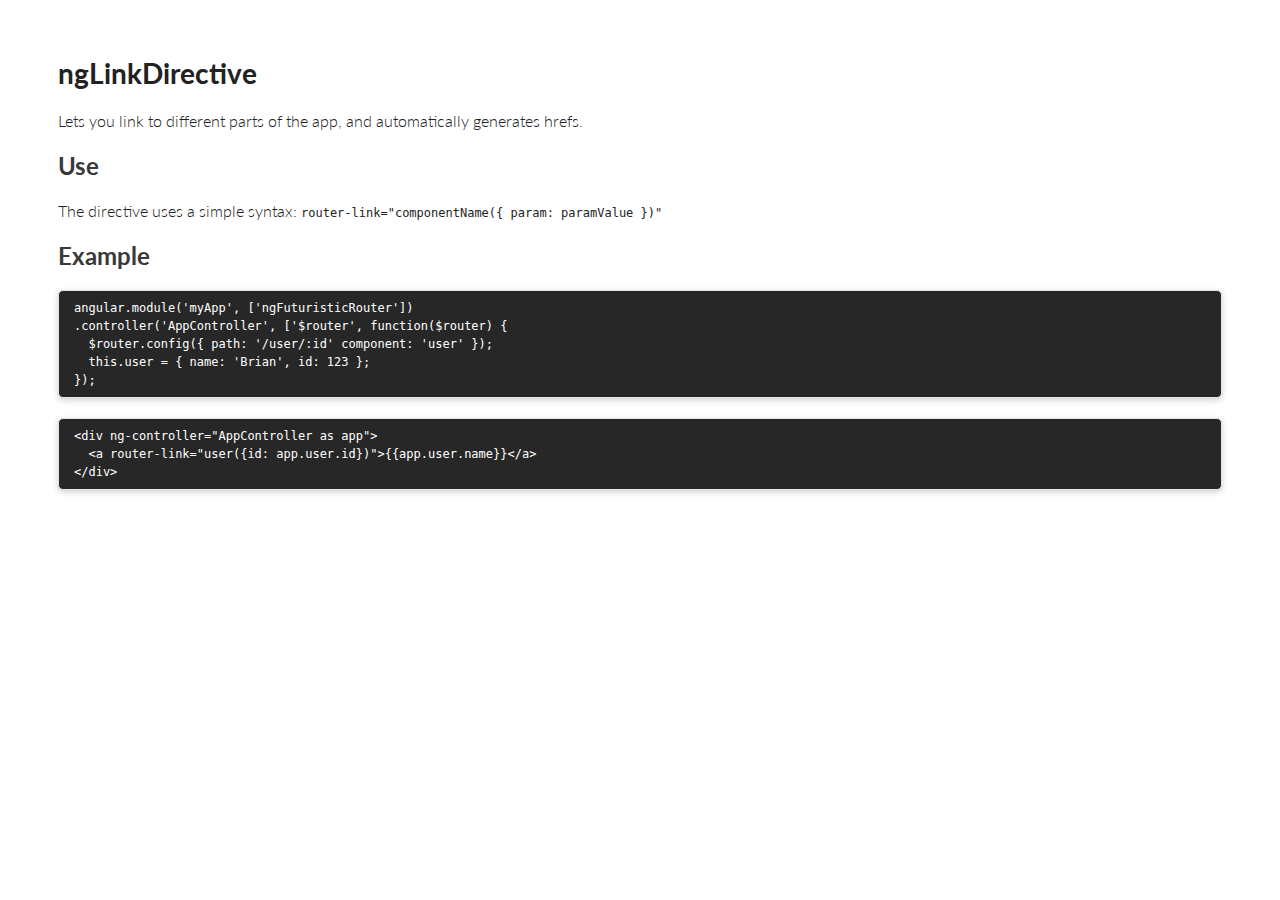
<file: newRouterDemo/node_modules/angular-new-router/dist/docs/ngLink.html>
<!doctype html>
<head>
  <meta charset="utf-8">
  <title>New Angular Router</title>
  <meta name="viewport" content="width=device-width, initial-scale=1.0">
  <link href="style.css" rel="stylesheet">
  <link href="highlight.css" rel="stylesheet">
</head>
<body lang="en">
  

<h1>ngLinkDirective</h1>
<p><p>Lets you link to different parts of the app, and automatically generates hrefs.</p>
<h2 id="use">Use</h2>
<p>The directive uses a simple syntax: <code>router-link=&quot;componentName({ param: paramValue })&quot;</code></p>
<h2 id="example">Example</h2>
<pre><code class="lang-js">angular.module(&#39;myApp&#39;, [&#39;ngFuturisticRouter&#39;])
.controller(&#39;AppController&#39;, [&#39;$router&#39;, function($router) {
  $router.config({ path: &#39;/user/:id&#39; component: &#39;user&#39; });
  this.user = { name: &#39;Brian&#39;, id: 123 };
});
</code></pre>
<pre><code class="lang-html">&lt;div ng-controller=&quot;AppController as app&quot;&gt;
  &lt;a router-link=&quot;user({id: app.user.id})&quot;&gt;{{app.user.name}}&lt;/a&gt;
&lt;/div&gt;
</code></pre>
</p>


</body>
</html>
</file>
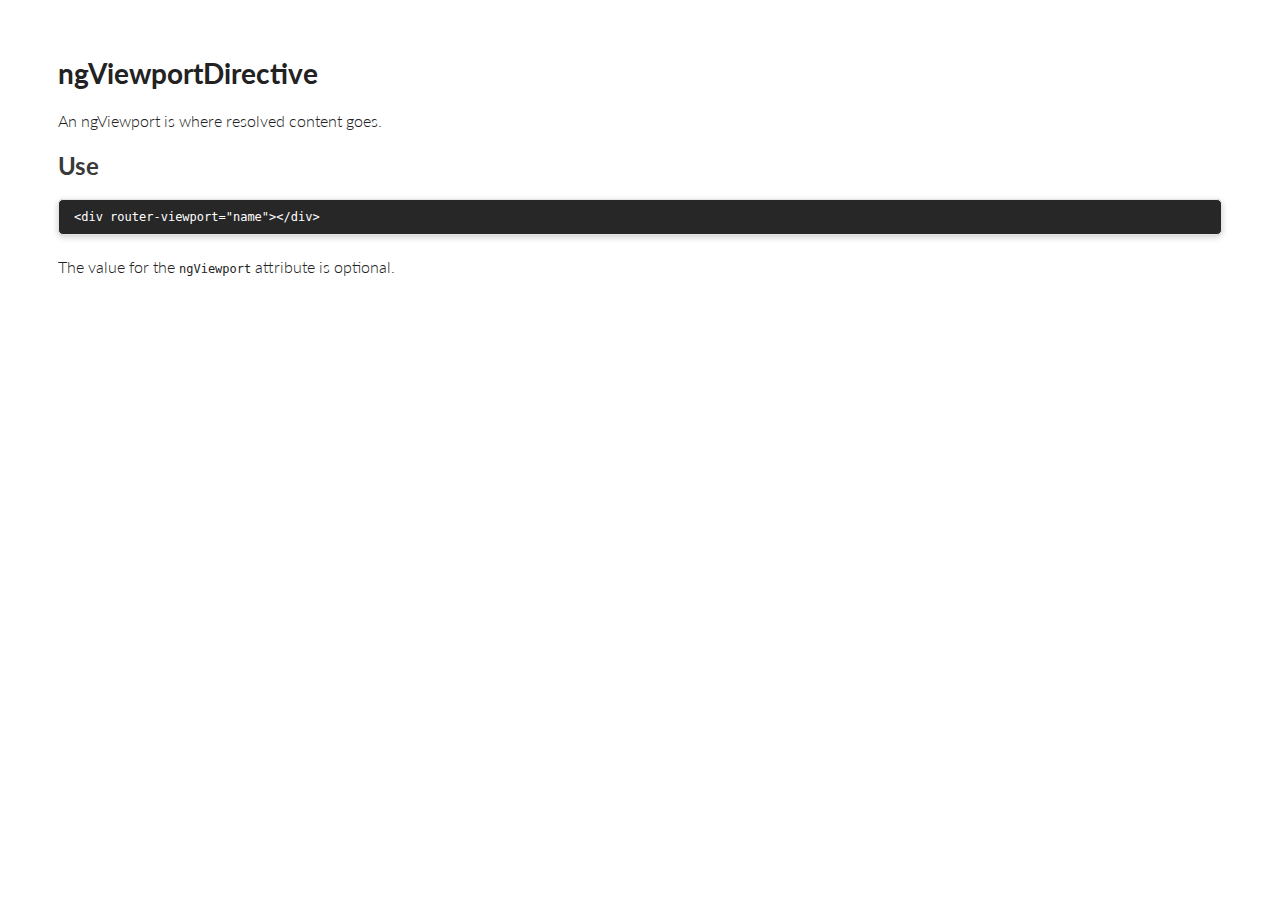
<file: newRouterDemo/node_modules/angular-new-router/dist/docs/ngViewport.html>
<!doctype html>
<head>
  <meta charset="utf-8">
  <title>New Angular Router</title>
  <meta name="viewport" content="width=device-width, initial-scale=1.0">
  <link href="style.css" rel="stylesheet">
  <link href="highlight.css" rel="stylesheet">
</head>
<body lang="en">
  

<h1>ngViewportDirective</h1>
<p><p>An ngViewport is where resolved content goes.</p>
<h2 id="use">Use</h2>
<pre><code class="lang-html">&lt;div router-viewport=&quot;name&quot;&gt;&lt;/div&gt;
</code></pre>
<p>The value for the <code>ngViewport</code> attribute is optional.</p>
</p>


</body>
</html>
</file>
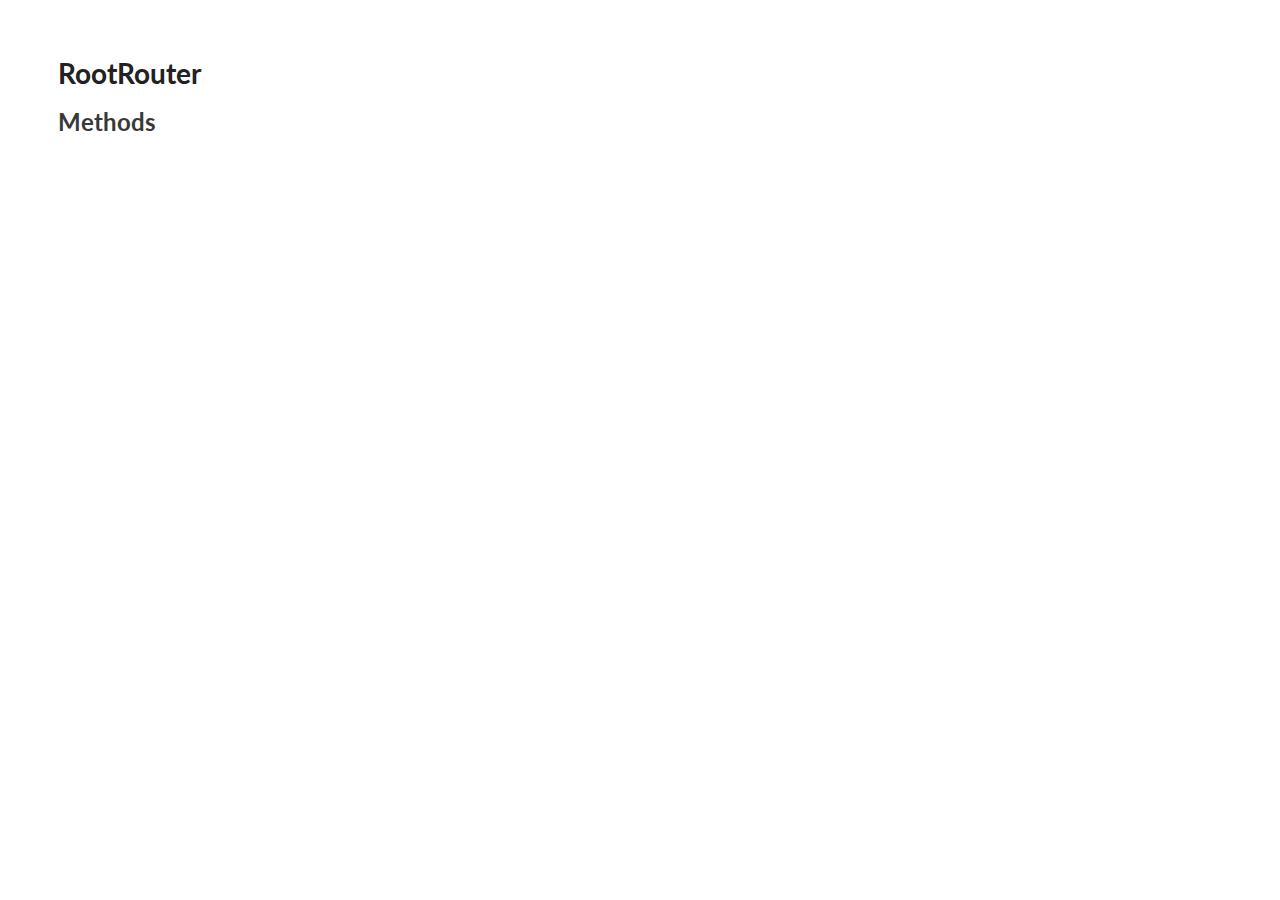
<file: newRouterDemo/node_modules/angular-new-router/dist/docs/RootRouter.html>
<!doctype html>
<head>
  <meta charset="utf-8">
  <title>New Angular Router</title>
  <meta name="viewport" content="width=device-width, initial-scale=1.0">
  <link href="style.css" rel="stylesheet">
  <link href="highlight.css" rel="stylesheet">
</head>
<body lang="en">
  
<h1>RootRouter</h1>
<p></p>

<h2>Methods</h2>




</body>
</html>
</file>
<file: style.css>
html, body{
    background-color: aqua;
}
h1{
    color: #660000;
    text-align: center;
}

.tableR{
    border: 1px solid #cc0000;
    height: 0px;
    color: red;
    padding: 10px;
    margin: 10px;
    text-align: center;
    border-collapse: separate;
    border-spacing: 10px 50px;
    padding:0 15px 0 15px;
}
th{
    padding: 30px;

}
</file>
<file: newRouterDemo/node_modules/angular-new-router/dist/docs/style.css>
/* based on https://github.com/orderedlist/minimal */

@import url(https://fonts.googleapis.com/css?family=Lato:300italic,700italic,300,700);

body {
  padding:50px;
  font:16px/1.5 Lato, "Helvetica Neue", Helvetica, Arial, sans-serif;
  color:#222;
  font-weight:300;
}

h1, h2, h3, h4, h5, h6 {
  color:#222;
  margin:0 0 20px;
  position: relative;
}


.anchor {
  position: absolute;
  top: 0;
  left: 0;
  display: none;
  padding-right: 6px;
  padding-left: 30px;
  margin-left: -30px;
  width: 30px;
}
.header-link:before {
  content: '#';
  line-height: 1;
  display: inline-block;
}

h1:hover .anchor,
h2:hover .anchor,
h3:hover .anchor,
h4:hover .anchor,
h5:hover .anchor,
h6:hover .anchor {
  padding-left: 8px;
  margin-left: -30px;
  text-decoration: none;
  display: block;
}


p, ul, ol, table, pre, dl {
  margin:0 0 20px;
}

h1, h2, h3 {
  line-height:1.1;
}

h1 {
  font-size:28px;
}

h2 {
  color:#393939;
}

h3, h4, h5, h6 {
  color:#494949;
}

a {
  color:#39c;
  font-weight:400;
  text-decoration:none;
}

a:hover {
  color:#069;
}

a small {
  font-size:11px;
  color:#777;
  margin-top:-0.6em;
  display:block;
}

a:hover small {
  color:#777;
}

.wrapper {
  width:860px;
  margin:0 auto;
}

blockquote {
  border-left:1px solid #e5e5e5;
  margin:0;
  padding:0 0 0 20px;
  font-style:italic;
}

pre, code {
  font-family:Monaco, Bitstream Vera Sans Mono, Lucida Console, Terminal, monospace;
  font-size:12px;
}

pre {
  padding:8px 15px;
  border-radius:5px;
  background-color: #272727;
  border:1px solid #e5e5e5;
  color: #fff;
  overflow-x: auto;
  box-shadow: 0 2px 6px rgba(0, 0, 0, 0.2);
}

table {
  width:100%;
  border-collapse:collapse;
}

th, td {
  text-align:left;
  padding:5px 10px;
  border-bottom:1px solid #e5e5e5;
}

dt {
  color:#444;
  font-weight:700;
}

th {
  color:#444;
}

img {
  max-width:100%;
}

strong {
  color:#222;
  font-weight:700;
}

section {
  width:500px;
  float:right;
  padding-bottom:50px;
}

small {
  font-size:11px;
}

hr {
  border:0;
  background:#e5e5e5;
  height:1px;
  margin:0 0 20px;
}

footer {
  width:270px;
  float:left;
  position:fixed;
  bottom:50px;
}

@media print, screen and (max-width: 960px) {

  div.wrapper {
    width:auto;
    margin:0;
  }

  section {
    border:1px solid #e5e5e5;
    border-width:1px 0;
    padding:20px 0;
    margin:0 0 20px;
  }

  header ul {
    position:absolute;
    right:50px;
    top:52px;
  }
}

@media print, screen and (max-width: 720px) {
  body {
    word-wrap:break-word;
  }

  pre, code {
    word-wrap:normal;
  }
}

@media print, screen and (max-width: 480px) {
  body {
    padding:15px;
  }
}

@media print {
  body {
    padding:0.4in;
    font-size:12pt;
    color:#444;
  }
}
</file>
<file: newRouterDemo/node_modules/angular-new-router/dist/docs/highlight.css>
/* from google code prettify */
/* Pretty printing styles. Used with prettify.js. */
/* SPAN elements with the classes below are added by prettyprint. */
.pln {
  color: white;
}

/* plain text */
@media screen {
  .str,
  .string,
  .value {
    color: #e6db74;
  }

  /* a keyword */
  .kwd,
  .keyword {
    color: #66D9EF;
  }

  /* a comment */
  .com,
  .comment,
  .line-comment,
  .block-comment {
    color: #75715E;
  }

  .param {
    color: #FD971F;
    font-style: italic;
  }

  .typ,
  .lang-html .attribute {
    color: #a6e22e;
  }

  /* a type name */
  .lit,
  .number,
  .numeric,
  .boolean {
    color: #ae81ff;
  }

  /* a literal value */
  /* punctuation, lisp open bracket, lisp close bracket */
  /* .pun, .opn, .clo { color: #660 } */
  .lang-html .title,
  .control-flow,
  .operator {
    color: #f92672;
  }

  /* a markup tag name */
  .atn {
    color: #a6e22e;
  }

  /* a markup attribute name */
  .atv {
    color: #e6db74;
  }

  /* a markup attribute value */
  /*.dec, .var { color: #606 }*/
  /* a declaration; a variable name */
  .fun {
    color: red;
  }
}

/* Use higher contrast and text-weight for printable form. */
@media print, projection {
  .str {
    color: #006600;
  }

  .kwd {
    color: #006;
    font-weight: bold;
  }

  .com {
    color: #600;
    font-style: italic;
  }

  .typ {
    color: #404;
    font-weight: bold;
  }

  .lit {
    color: #004444;
  }

  .pun, .opn, .clo {
    color: #444400;
  }

  .tag {
    color: #006;
    font-weight: bold;
  }

  .atn {
    color: #440044;
  }

  .atv {
    color: #006600;
  }
}
</file>
